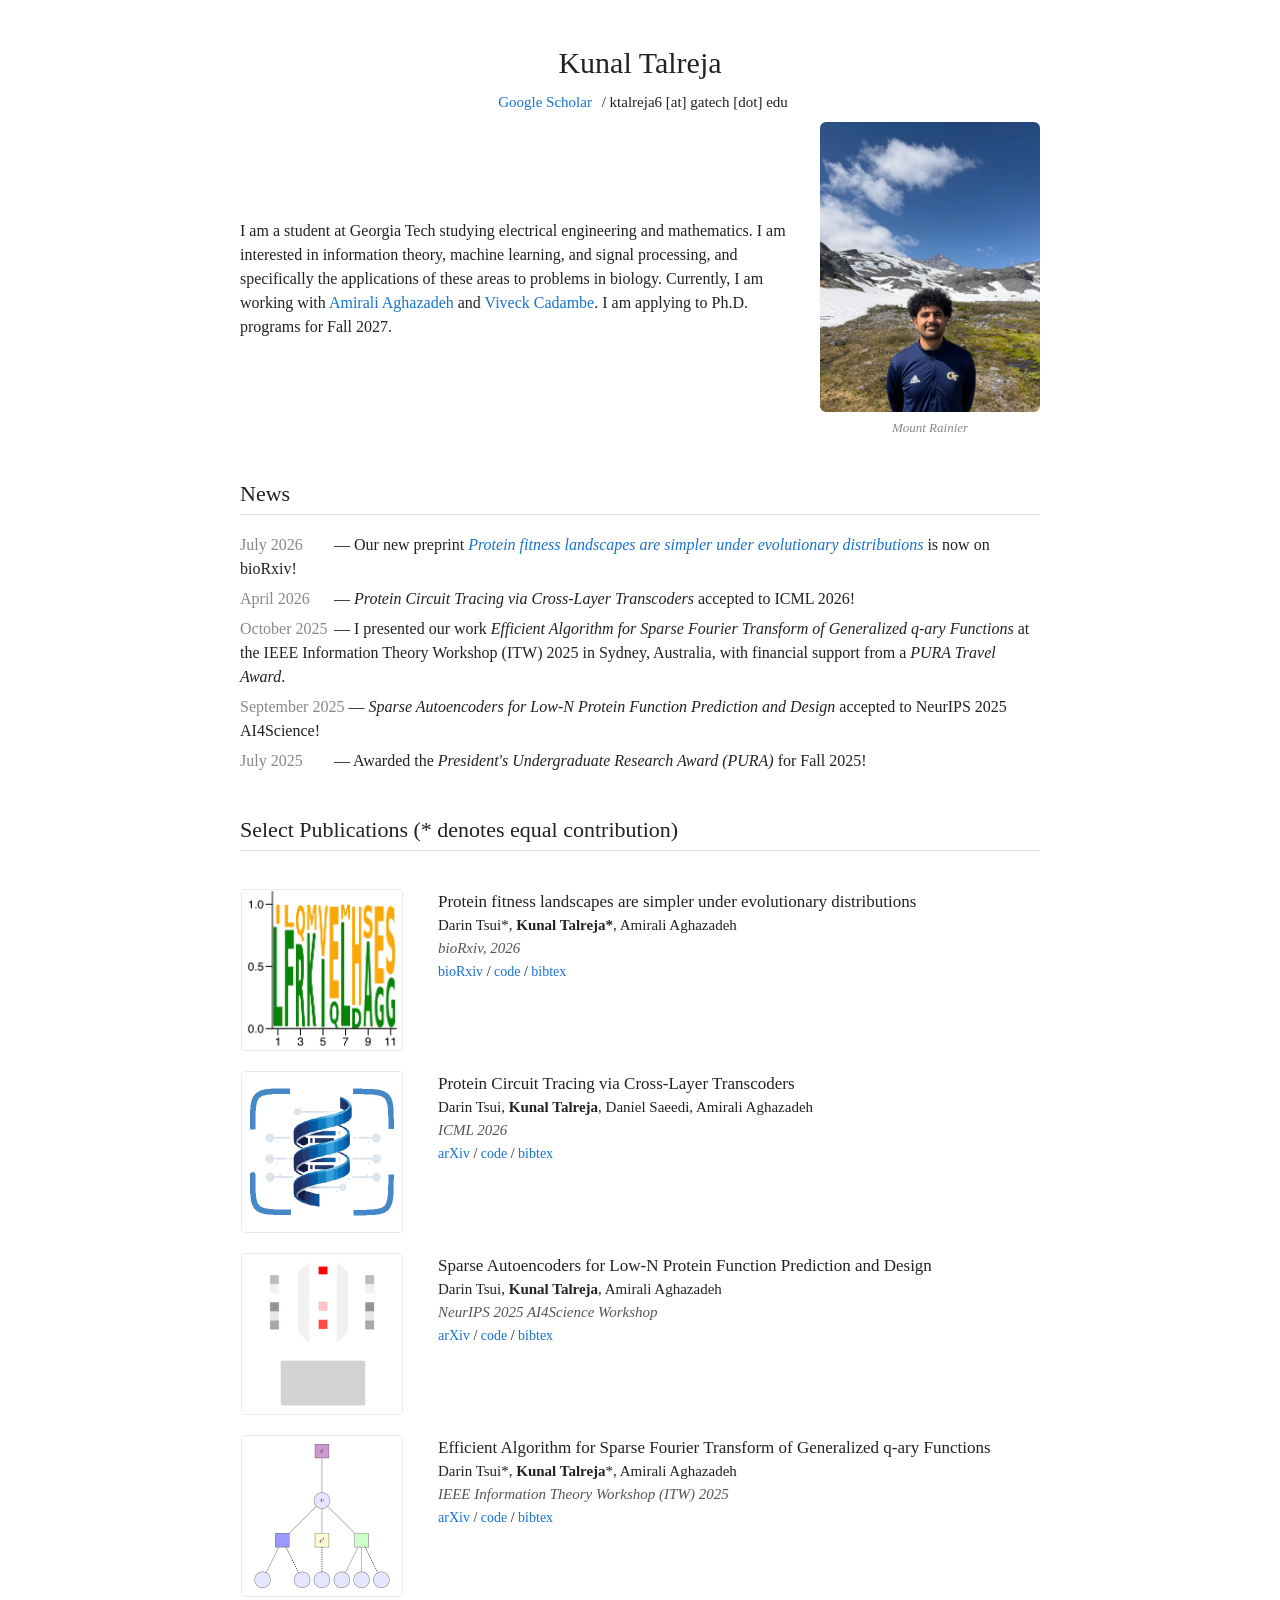
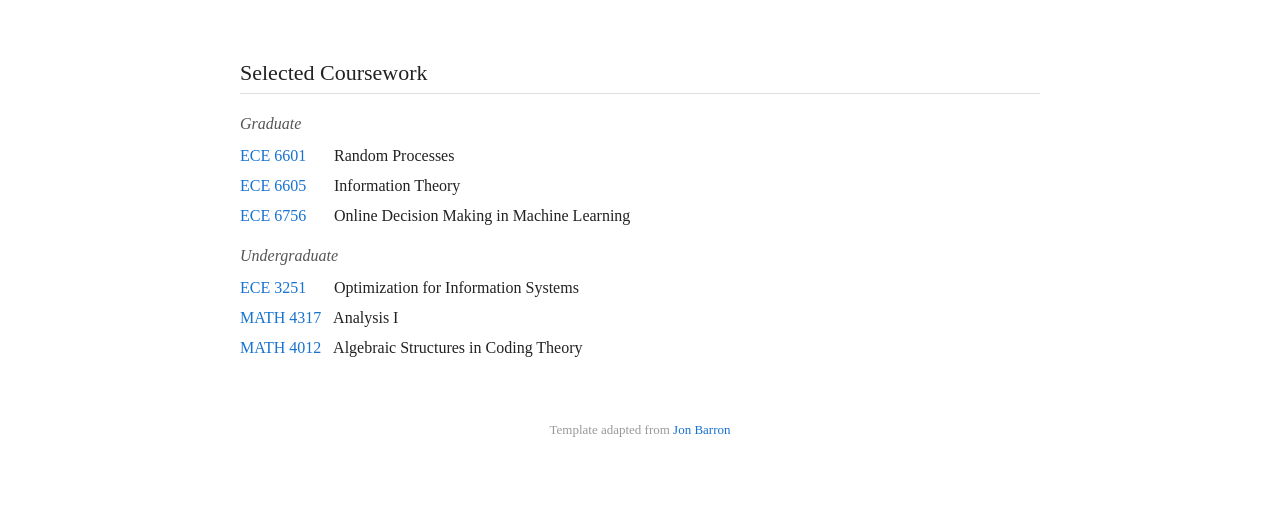
<file: index.html>
<!DOCTYPE html>
<html lang="en">
<head>
  <meta charset="UTF-8">
  <title>Kunal Talreja</title>
  <meta name="viewport" content="width=device-width, initial-scale=1">
  <link rel="icon" href="assets/favicon.png" type="image/png">
  <style>
    body {
      margin: 0 auto;
      max-width: 800px;
      padding: 40px 20px 80px;
      font-family: Georgia, "Times New Roman", serif;
      font-size: 16px;
      line-height: 1.5;
      color: #222;
      background: #fff;
    }
    a { color: #1772d0; text-decoration: none; }
    a:hover { color: #f09228; }

    .header { text-align: center; margin-bottom: 8px; }
    .header h1 { font-size: 30px; font-weight: normal; margin: 0 0 6px; }
    .header .links { font-size: 15px; }
    .header .links a { margin: 0 6px; }

    h2 {
      font-size: 22px;
      font-weight: normal;
      border-bottom: 1px solid #ddd;
      padding-bottom: 4px;
      margin-top: 40px;
    }

    #about {
      display: flex;
      align-items: center;
      gap: 28px;
      margin-bottom: 12px;
    }
    #about p { margin: 0; }
    .photo {
      flex-shrink: 0;
      width: 220px;
    }
    .photo img {
      width: 220px;
      border-radius: 6px;
      display: block;
    }
    .photo .caption {
      margin-top: 6px;
      font-size: 13px;
      font-style: italic;
      color: #888;
      text-align: center;
    }
    @media (max-width: 600px) {
      #about { flex-direction: column-reverse; text-align: center; gap: 18px; }
      .photo { width: 200px; }
      .photo img { width: 200px; }
    }

    #news ul { list-style: none; padding-left: 0; margin: 0; }
    #news li { margin-bottom: 6px; }
    #news .date { color: #888; display: inline-block; min-width: 90px; }

    #coursework h3 {
      font-size: 16px;
      font-weight: normal;
      font-style: italic;
      color: #555;
      margin: 16px 0 8px;
    }
    #coursework ul { list-style: none; padding-left: 0; margin: 0; }
    #coursework li { margin-bottom: 6px; }
    #coursework .code { display: inline-block; min-width: 90px; }

    .pub { width: 100%; border-collapse: separate; border-spacing: 0 18px; }
    .pub td { vertical-align: top; }
    .pub .thumb {
      width: 178px; padding-right: 18px;
    }
    .pub .thumb img {
      width: 160px; height: 160px; object-fit: contain;
      background: #fff; border: 1px solid #eaeaea;
      border-radius: 4px; display: block;
    }
    .thumb-placeholder {
      width: 160px; height: 160px; background: #ececec;
      border-radius: 4px; display: flex; align-items: center;
      justify-content: center; color: #aaa; font-size: 12px;
    }
    .pub .title { font-size: 17px; }
    .pub .title a { color: #1772d0; }
    .pub .title a:hover { color: #f09228; }
    .pub .authors { font-size: 15px; }
    .pub .authors .me { font-weight: bold; }
    .pub .venue { font-size: 15px; font-style: italic; color: #555; }
    .pub .pub-links { font-size: 14px; margin-top: 2px; }

    .bib-toggle { color: #1772d0; cursor: pointer; }
    .bib-toggle:hover { color: #f09228; }
    .bib-toggle:focus { outline: 1px dotted #1772d0; }
    .bibtex {
      display: none;
      position: relative;
      margin-top: 8px;
      background: #f6f6f6;
      border: 1px solid #e2e2e2;
      border-radius: 4px;
      padding: 10px 12px;
    }
    .bibtex.open { display: block; }
    .bibtex pre {
      margin: 0;
      padding-right: 56px;
      font-family: "SF Mono", Menlo, Consolas, "Courier New", monospace;
      font-size: 12px;
      line-height: 1.4;
      white-space: pre-wrap;
      word-break: break-word;
      color: #333;
    }
    .bibtex .copy-btn {
      position: absolute;
      top: 8px;
      right: 8px;
      font-family: Georgia, serif;
      font-size: 12px;
      padding: 2px 8px;
      border: 1px solid #ccc;
      border-radius: 4px;
      background: #fff;
      color: #555;
      cursor: pointer;
    }
    .bibtex .copy-btn:hover { color: #f09228; border-color: #f09228; }

    footer { text-align: center; color: #999; font-size: 13px; margin-top: 60px; }
  </style>
</head>
<body>

  <header class="header">
    <h1>Kunal Talreja</h1>
    <div class="links">
      <a href="https://scholar.google.com/citations?user=B_X9xMAAAAAJ&hl=en" target="_blank">Google Scholar</a> /
      <span class="contact">ktalreja6 [at] gatech [dot] edu</span>
    </div>
  </header>

  <section id="about">
    <p>I am a student at Georgia Tech studying electrical engineering and mathematics. I am interested in information theory, machine learning, and signal processing, and specifically the applications of these areas to problems in biology. Currently, I am working with <a href="https://amirmohan.github.io/" target="_blank">Amirali Aghazadeh</a> and <a href="https://sites.google.com/view/viveck-cadambe/home" target="_blank">Viveck Cadambe</a>. I am applying to Ph.D. programs for Fall 2027.</p>
    <div class="photo">
      <img src="assets/me.jpg" alt="Kunal Talreja">
      <div class="caption">Mount Rainier</div>
    </div>
  </section>

  <section id="news">
    <h2>News</h2>
    <ul>
      <li><span class="date">July 2026</span> &mdash; Our new preprint <a href="https://www.biorxiv.org/content/10.64898/2026.07.08.737351v1" target="_blank"><em>Protein fitness landscapes are simpler under evolutionary distributions</em></a> is now on bioRxiv!</li>
      <li><span class="date">April 2026</span> &mdash; <em>Protein Circuit Tracing via Cross-Layer Transcoders</em> accepted to ICML 2026!</li>
      <li><span class="date">October 2025</span> &mdash; I presented our work <em>Efficient Algorithm for Sparse Fourier Transform of Generalized q-ary Functions</em> at the IEEE Information Theory Workshop (ITW) 2025 in Sydney, Australia, with financial support from a <em> PURA Travel Award</em>.</li>
      <li><span class="date">September 2025</span> &mdash; <em>Sparse Autoencoders for Low-N Protein Function Prediction and Design</em> accepted to NeurIPS 2025 AI4Science!</li>
      <li><span class="date">July 2025</span> &mdash; Awarded the <em>President's Undergraduate Research Award (PURA)</em> for Fall 2025!</li>
    </ul>
  </section>

  <section id="publications">
    <h2>Select Publications (* denotes equal contribution)</h2>
    <table class="pub">

      <tr>
        <td class="thumb">
          <img src="assets/protein-landscapes.png" alt="Protein fitness landscapes thumbnail">
        </td>
        <td>
          <div class="title">Protein fitness landscapes are simpler under evolutionary distributions</div>
          <div class="authors">
            Darin Tsui*, <span class="me">Kunal Talreja*</span>, Amirali Aghazadeh
          </div>
          <div class="venue">bioRxiv, 2026</div>
          <div class="pub-links">
            <a href="https://www.biorxiv.org/content/10.64898/2026.07.08.737351v1" target="_blank">bioRxiv</a> /
            <a href="https://github.com/amirgroup-codes/eWHT_expts" target="_blank">code</a> /
            <span class="bib-toggle" onclick="toggleBib('bib-ewht')">bibtex</span>
          </div>
          <div class="bibtex" id="bib-ewht">
            <button class="copy-btn" onclick="copyBib('bib-ewht', this)">copy</button>
            <pre>@article {Tsui2026.07.08.737351,
      author = {Tsui, Darin and Talreja, Kunal and Aghazadeh, Amirali},
      title = {Protein fitness landscapes are simpler under evolutionary distributions},
      elocation-id = {2026.07.08.737351},
      year = {2026},
      doi = {10.64898/2026.07.08.737351},
      publisher = {Cold Spring Harbor Laboratory},
      abstract = {Understanding how mutations combine to shape protein fitness remains a central challenge in biology, driven in part by the prevalence of high-order epistasis. Existing analyses of epistasis, however, implicitly define epistatic interactions under a uniform probability measure over sequence space, even though evolution constrains natural proteins to a highly structured, non-uniform distribution of sequences. Here, we show that the apparent complexity of protein epistasis depends fundamentally on the underlying evolutionary distribution of sequences. We develop an evolution-aware spectral framework that incorporates the evolutionary distribution of amino acids at each sequence position, inducing an orthogonal decomposition under the evolutionary measure while preserving efficient spectral algorithms for scalable analysis. Across diverse protein fitness landscapes, this framework consistently produces more compact spectral representations, explaining more phenotypic variation with fewer epistatic interactions while substantially reducing apparent high-order epistasis. It also enables more accurate recovery of fitness landscapes from limited experimental measurements and concentrates the remaining higher-order interactions into localized, structurally interpretable motifs. These results suggest that a substantial fraction of apparent high-order epistasis arises from defining epistatic interactions under a uniform measure over sequence space and can be resolved by aligning spectral analysis with evolutionary constraints.Competing Interest StatementThe authors have declared no competing interest.},
      URL = {https://www.biorxiv.org/content/early/2026/07/10/2026.07.08.737351},
      eprint = {https://www.biorxiv.org/content/early/2026/07/10/2026.07.08.737351.full.pdf},
      journal = {bioRxiv}
}</pre>
          </div>
        </td>
      </tr>

      <tr>
        <td class="thumb">
          <img src="assets/protomech.png" alt="Protein Circuit Tracing thumbnail">
        </td>
        <td>
          <div class="title">Protein Circuit Tracing via Cross-Layer Transcoders</div>
          <div class="authors">
            Darin Tsui, <span class="me">Kunal Talreja</span>, Daniel Saeedi, Amirali Aghazadeh
          </div>
          <div class="venue">ICML 2026</div>
          <div class="pub-links">
            <a href="https://arxiv.org/abs/2602.12026" target="_blank">arXiv</a> /
            <a href="https://github.com/amirgroup-codes/ProtoMech" target="_blank">code</a> /
            <span class="bib-toggle" onclick="toggleBib('bib-clt')">bibtex</span>
          </div>
          <div class="bibtex" id="bib-clt">
            <button class="copy-btn" onclick="copyBib('bib-clt', this)">copy</button>
            <pre>@misc{tsui2026proteincircuittracingcrosslayer,
      title={Protein Circuit Tracing via Cross-layer Transcoders}, 
      author={Darin Tsui and Kunal Talreja and Daniel Saeedi and Amirali Aghazadeh},
      year={2026},
      eprint={2602.12026},
      archivePrefix={arXiv},
      primaryClass={cs.LG},
      url={https://arxiv.org/abs/2602.12026}, 
}</pre>
          </div>
        </td>
      </tr>

            <tr>
        <td class="thumb">
          <img src="assets/sae.png" alt="Sparse Autoencoders thumbnail">
        </td>
        <td>
          <div class="title">Sparse Autoencoders for Low-N Protein Function Prediction and Design</div>
          <div class="authors">
            Darin Tsui, <span class="me">Kunal Talreja</span>, Amirali Aghazadeh
          </div>
          <div class="venue">NeurIPS 2025 AI4Science Workshop</div>
          <div class="pub-links">
            <a href="https://arxiv.org/abs/2508.18567" target="_blank">arXiv</a> /
            <a href="https://github.com/amirgroup-codes/LowNSAE" target="_blank">code</a> /
            <span class="bib-toggle" onclick="toggleBib('bib-sae')">bibtex</span>
          </div>
          <div class="bibtex" id="bib-sae">
            <button class="copy-btn" onclick="copyBib('bib-sae', this)">copy</button>
            <pre>@misc{tsui2025sparseautoencoderslownprotein,
      title={Sparse Autoencoders for Low-$N$ Protein Function Prediction and Design}, 
      author={Darin Tsui and Kunal Talreja and Amirali Aghazadeh},
      year={2025},
      eprint={2508.18567},
      archivePrefix={arXiv},
      primaryClass={cs.LG},
      url={https://arxiv.org/abs/2508.18567}, 
}</pre>
          </div>
        </td>
      </tr>

      <tr>
        <td class="thumb">
          <img src="assets/fourier.png" alt="Sparse Fourier Transform thumbnail">
        </td>
        <td>
          <div class="title">Efficient Algorithm for Sparse Fourier Transform of Generalized q-ary Functions</div>
          <div class="authors">
            Darin Tsui*, <span class="me">Kunal Talreja</span>*, Amirali Aghazadeh
          </div>
          <div class="venue">IEEE Information Theory Workshop (ITW) 2025</div>
          <div class="pub-links">
            <a href="https://arxiv.org/abs/2501.12365" target="_blank">arXiv</a> /
            <a href="https://github.com/amirgroup-codes/GFast" target="_blank">code</a> /
            <span class="bib-toggle" onclick="toggleBib('bib-fourier')">bibtex</span>
          </div>
          <div class="bibtex" id="bib-fourier">
            <button class="copy-btn" onclick="copyBib('bib-fourier', this)">copy</button>
            <pre>@misc{tsui2025efficientalgorithmsparsefourier,
      title={Efficient Algorithm for Sparse Fourier Transform of Generalized $q$-ary Functions}, 
      author={Darin Tsui and Kunal Talreja and Amirali Aghazadeh},
      year={2025},
      eprint={2501.12365},
      archivePrefix={arXiv},
      primaryClass={cs.CC},
      url={https://arxiv.org/abs/2501.12365}, 
}</pre>
          </div>
        </td>
      </tr>

    </table>
  </section>

  <section id="coursework">
    <h2>Selected Coursework</h2>

    <h3>Graduate</h3>
    <ul>
      <li><span class="code"><a href="https://ece.gatech.edu/courses/ece6601" target="_blank">ECE 6601</a></span> Random Processes</li>
      <li><span class="code"><a href="https://ece.gatech.edu/courses/ece6605" target="_blank">ECE 6605</a></span> Information Theory</li>
      <li><span class="code"><a href="https://vmuthukumar.ece.gatech.edu/teaching-advising/ece-8803-online-decision-making-in-machine-learning-spring-2025/" target="_blank">ECE 6756</a></span> Online Decision Making in Machine Learning</li>
    </ul>

    <h3>Undergraduate</h3>
    <ul>
      <li><span class="code"><a href="https://ece.gatech.edu/courses/ece3251" target="_blank">ECE 3251</a></span> Optimization for Information Systems</li>
      <li><span class="code"><a href="https://math.gatech.edu/courses/math/4317" target="_blank">MATH 4317</a></span> Analysis I</li>
      <li><span class="code"><a href="https://math.gatech.edu/courses/math/4012" target="_blank">MATH 4012</a></span> Algebraic Structures in Coding Theory</li>
    </ul>
  </section>

  <footer>
    <p>Template adapted from <a href="https://jonbarron.info/" target="_blank">Jon Barron</a></p>
  </footer>

  <script>
    function toggleBib(id) {
      document.getElementById(id).classList.toggle('open');
    }
    function copyBib(id, btn) {
      var text = document.getElementById(id).querySelector('pre').textContent;
      var done = function () {
        var label = btn.textContent;
        btn.textContent = 'copied!';
        setTimeout(function () { btn.textContent = label; }, 1500);
      };
      if (navigator.clipboard && navigator.clipboard.writeText) {
        navigator.clipboard.writeText(text).then(done, function () { fallbackCopy(text, done); });
      } else {
        fallbackCopy(text, done);
      }
    }
    function fallbackCopy(text, done) {
      var ta = document.createElement('textarea');
      ta.value = text;
      ta.style.position = 'fixed';
      ta.style.opacity = '0';
      document.body.appendChild(ta);
      ta.select();
      try { document.execCommand('copy'); done(); } catch (e) {}
      document.body.removeChild(ta);
    }
    document.querySelectorAll('.bib-toggle').forEach(function (el) {
      el.setAttribute('tabindex', '0');
      el.setAttribute('role', 'button');
      el.addEventListener('keydown', function (e) {
        if (e.key === 'Enter' || e.key === ' ') { e.preventDefault(); el.click(); }
      });
    });
  </script>

</body>
</html>
</file>
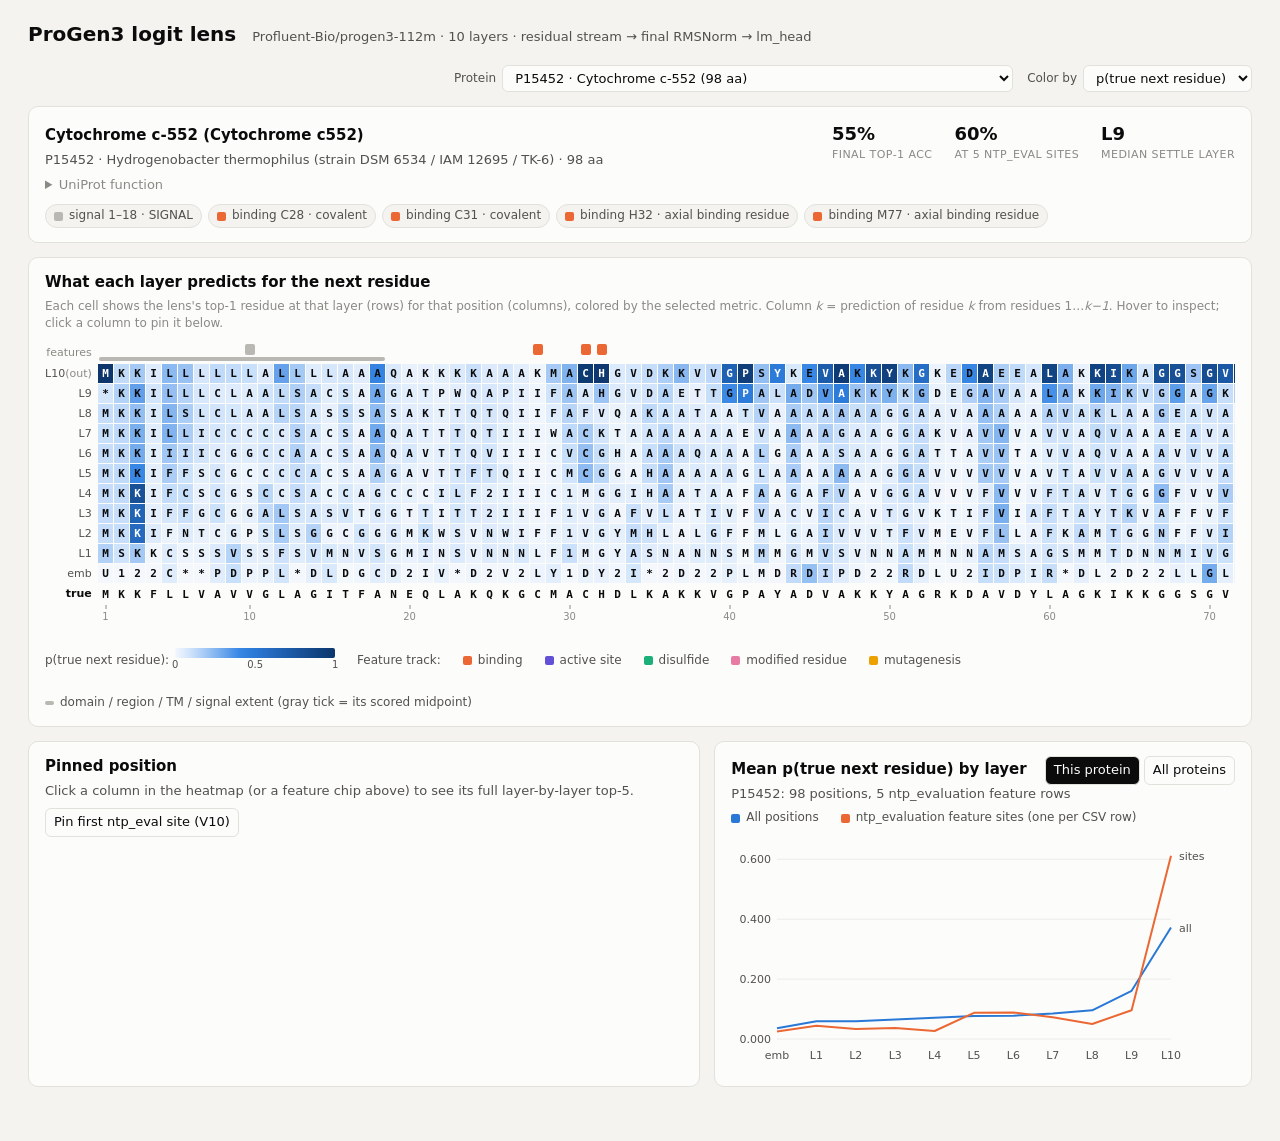
<file: logitlens.html>
<!DOCTYPE html>
<html lang="en">
<head>
<meta charset="utf-8">
<title>ProGen3 logit lens</title>
<meta name="viewport" content="width=device-width, initial-scale=1">
<style>
.viz-root {
  color-scheme: light;
  --surface-0: #f4f3f0;
  --surface-1: #fcfcfb;
  --border: #e2e1dc;
  --grid: #ecebe7;
  --text-primary: #0b0b0b;
  --text-secondary: #52514e;
  --text-muted: #8a8984;
  --series-1: #2a78d6;
  --series-2: #eb6834;
  --feat-binding: #eb6834;
  --feat-active: #6250d6;
  --feat-disulfide: #1baf7a;
  --feat-modified: #e87ba4;
  --feat-mutagenesis: #eda100;
  --feat-span: #b9b8b2;
  --pin: #0b0b0b;
}
@media (prefers-color-scheme: dark) {
  :root:where(:not([data-theme="light"])) .viz-root {
    color-scheme: dark;
    --surface-0: #111110;
    --surface-1: #1a1a19;
    --border: #2e2e2c;
    --grid: #262624;
    --text-primary: #f0efec;
    --text-secondary: #c3c2b7;
    --text-muted: #8a8984;
    --series-1: #3987e5;
    --series-2: #d95926;
    --feat-binding: #d95926;
    --feat-active: #9085e9;
    --feat-disulfide: #199e70;
    --feat-modified: #d55181;
    --feat-mutagenesis: #c98500;
    --feat-span: #55544f;
    --pin: #f0efec;
  }
}
* { box-sizing: border-box; }
body { margin: 0; }
.viz-root {
  background: var(--surface-0); color: var(--text-primary);
  font: 14px/1.45 system-ui, -apple-system, "Segoe UI", sans-serif;
  min-height: 100vh; padding: 20px 28px 40px;
}
h1 { font-size: 20px; margin: 0; font-weight: 650; }
h2 { font-size: 15px; margin: 0 0 4px; font-weight: 600; }
.sub { color: var(--text-secondary); font-size: 13px; }
.muted { color: var(--text-muted); }
header { display: flex; align-items: baseline; gap: 16px; flex-wrap: wrap; margin-bottom: 14px; }
.controls { display: flex; gap: 14px; flex-wrap: wrap; align-items: center; margin-left: auto; }
label.ctl { font-size: 12px; color: var(--text-secondary); display: flex; gap: 6px; align-items: center; }
select, button {
  font: inherit; font-size: 13px; color: var(--text-primary); background: var(--surface-1);
  border: 1px solid var(--border); border-radius: 6px; padding: 4px 8px;
}
button { cursor: pointer; }
button.on { background: var(--text-primary); color: var(--surface-1); }
.card { background: var(--surface-1); border: 1px solid var(--border); border-radius: 10px; padding: 14px 16px; margin-bottom: 14px; }
.protein-head { display: flex; gap: 24px; flex-wrap: wrap; align-items: baseline; }
.stats { display: flex; gap: 22px; margin-left: auto; }
.stat .v { font-size: 18px; font-weight: 600; font-variant-numeric: tabular-nums; }
.stat .k { font-size: 11px; color: var(--text-muted); text-transform: uppercase; letter-spacing: .04em; }
details { margin-top: 6px; font-size: 13px; color: var(--text-secondary); }
summary { cursor: pointer; color: var(--text-muted); }
.chips { display: flex; flex-wrap: wrap; gap: 6px; margin-top: 10px; }
.chip {
  display: inline-flex; gap: 6px; align-items: center; font-size: 12px; padding: 2px 8px;
  border: 1px solid var(--border); border-radius: 999px; cursor: pointer; background: var(--surface-0);
  color: var(--text-secondary);
}
.chip:hover { border-color: var(--text-muted); }
.sw { width: 9px; height: 9px; border-radius: 2px; display: inline-block; flex: none; }
.heat-wrap { display: flex; }
.heat-labels { flex: none; font-size: 11px; color: var(--text-secondary); text-align: right; padding-right: 6px; font-variant-numeric: tabular-nums; }
.heat-labels div { display: flex; align-items: center; justify-content: flex-end; }
.heat-scroll { overflow-x: auto; flex: 1; position: relative; }
canvas { display: block; }
.legend-row { display: flex; gap: 22px; align-items: center; flex-wrap: wrap; margin-top: 10px; font-size: 12px; color: var(--text-secondary); }
.ramp { display: flex; align-items: center; gap: 6px; }
.ramp-bar { width: 160px; height: 10px; border-radius: 2px; }
.grid2 { display: grid; grid-template-columns: minmax(0, 1.25fr) minmax(0, 1fr); gap: 14px; }
@media (max-width: 1100px) { .grid2 { grid-template-columns: 1fr; } }
table.col { border-collapse: separate; border-spacing: 2px; font-size: 12px; font-variant-numeric: tabular-nums; width: 100%; }
table.col th { font-weight: 500; color: var(--text-muted); text-align: left; padding: 0 4px; }
table.col td { padding: 2px 5px; border-radius: 3px; white-space: nowrap; }
table.col td.lay { color: var(--text-secondary); text-align: right; width: 36px; }
table.col td.tok { min-width: 64px; }
table.col td.hit { outline: 2px solid var(--series-2); outline-offset: -2px; }
.ctx { font-family: ui-monospace, Menlo, monospace; letter-spacing: .08em; }
.ctx b { color: var(--series-2); }
#tip {
  position: fixed; pointer-events: none; z-index: 10; display: none; min-width: 200px; max-width: 320px;
  background: var(--surface-1); border: 1px solid var(--border); border-radius: 8px; padding: 9px 11px;
  font-size: 12px; box-shadow: 0 4px 16px rgba(0,0,0,.14);
}
#tip .bars div { display: grid; grid-template-columns: 16px 1fr 44px; gap: 6px; align-items: center; }
#tip .bar { height: 8px; border-radius: 0 4px 4px 0; background: var(--series-1); }
#tip .bar.hit { background: var(--series-2); }
.mono { font-family: ui-monospace, Menlo, monospace; }
svg text { fill: var(--text-secondary); font-size: 11px; }
.hint { font-size: 12px; color: var(--text-muted); }
</style>
</head>
<body>
<div class="viz-root">
  <header>
    <h1>ProGen3 logit lens</h1>
    <span class="sub" id="model-name"></span>
    <div class="controls">
      <label class="ctl">Protein <select id="sel-protein"></select></label>
      <label class="ctl">Color by
        <select id="sel-metric">
          <option value="p_true">p(true next residue)</option>
          <option value="conf">top-1 probability</option>
          <option value="rank">rank of true residue</option>
          <option value="kl">KL(final ‖ layer)</option>
        </select>
      </label>
    </div>
  </header>

  <div class="card">
    <div class="protein-head">
      <div>
        <h2 id="p-name"></h2>
        <div class="sub" id="p-meta"></div>
      </div>
      <div class="stats" id="p-stats"></div>
    </div>
    <details><summary>UniProt function</summary><div id="p-func"></div></details>
    <div class="chips" id="p-feats"></div>
  </div>

  <div class="card">
    <h2>What each layer predicts for the next residue</h2>
    <div class="hint">Each cell shows the lens's top-1 residue at that layer (rows) for that position (columns), colored by the selected metric. Column <i>k</i> = prediction of residue <i>k</i> from residues 1…<i>k−1</i>. Hover to inspect; click a column to pin it below.</div>
    <div class="heat-wrap" style="margin-top:10px">
      <div class="heat-labels" id="heat-labels"></div>
      <div class="heat-scroll" id="heat-scroll"><canvas id="heat"></canvas></div>
    </div>
    <div class="legend-row" id="legend"></div>
  </div>

  <div class="grid2">
    <div class="card">
      <h2 id="col-title">Pinned position</h2>
      <div class="sub" id="col-sub"></div>
      <div id="col-body" style="margin-top:8px"></div>
    </div>
    <div class="card">
      <div style="display:flex; align-items:baseline; gap:10px; flex-wrap:wrap">
        <h2 id="sum-title">By layer</h2>
        <div style="margin-left:auto; display:flex; gap:4px">
          <button id="scope-one" class="on">This protein</button>
          <button id="scope-all">All proteins</button>
        </div>
      </div>
      <div class="sub" id="sum-sub"></div>
      <div class="legend-row" style="margin:6px 0 0">
        <span class="ramp"><span class="sw" style="background:var(--series-1)"></span>All positions</span>
        <span class="ramp"><span class="sw" style="background:var(--series-2)"></span>ntp_evaluation feature sites (one per CSV row)</span>
      </div>
      <div id="sum-chart" style="position:relative"></div>
    </div>
  </div>
  <div id="tip"></div>
</div>

<script src="data.js"></script>
<script>
const D = window.LENS_DATA;
const NL = D.layers.length;
const CW = 16, CH = 20, TRACK = 22, AXIS = 34;
const $ = id => document.getElementById(id);
const css = v => getComputedStyle(document.querySelector('.viz-root')).getPropertyValue(v).trim();

// Sequential blue ramp (100 -> 700). Dark mode runs it from the surface end upward.
const RAMP = ['#f4f8fd', '#cde2fb', '#9ec5f4', '#6da7ec', '#3987e5', '#2a78d6', '#256abf', '#1c5cab', '#184f95', '#104281', '#0d366b'];
const RAMP_DARK = ['#1d2430', '#16263d', '#104281', '#184f95', '#1c5cab', '#256abf', '#2a78d6', '#3987e5', '#5598e7', '#86b6ef', '#b7d3f6'];
const isDark = () => matchMedia('(prefers-color-scheme: dark)').matches;
function hex2rgb(h) { return [1, 3, 5].map(i => parseInt(h.slice(i, i + 2), 16)); }
function rampColor(t) {
  const R = isDark() ? RAMP_DARK : RAMP;
  t = Math.max(0, Math.min(1, t)) * (R.length - 1);
  const i = Math.min(Math.floor(t), R.length - 2), f = t - i;
  const a = hex2rgb(R[i]), b = hex2rgb(R[i + 1]);
  return `rgb(${a.map((v, j) => Math.round(v + (b[j] - v) * f)).join(',')})`;
}
function inkOn(t) { return isDark() ? (t > 0.7 ? '#0b0b0b' : '#f0efec') : (t > 0.45 ? '#ffffff' : '#0b0b0b'); }

const METRICS = {
  p_true: { label: 'p(true next residue)', val: (p, l, k) => p.p_true[l][k], t: v => v, ticks: [[0, '0'], [0.5, '0.5'], [1, '1']],
            sum: 'Mean p(true next residue)', agg: v => v, fmt: v => v.toFixed(3) },
  conf:   { label: 'top-1 probability', val: (p, l, k) => p.top_p[l][k][0], t: v => v, ticks: [[0, '0'], [0.5, '0.5'], [1, '1']],
            sum: 'Mean top-1 probability (confidence)', agg: v => v, fmt: v => v.toFixed(3) },
  rank:   { label: 'rank of true residue (log scale)', val: (p, l, k) => p.rank_true[l][k], t: v => 1 - Math.log(v) / Math.log(20),
            ticks: [[0, '20+'], [1 - Math.log(5) / Math.log(20), '5'], [1 - Math.log(2) / Math.log(20), '2'], [1, '1']],
            sum: 'Top-1 accuracy (true residue ranked first)', agg: v => +(v === 1), fmt: v => (100 * v).toFixed(1) + '%' },
  kl:     { label: 'KL(final ‖ layer), nats', val: (p, l, k) => p.kl[l][k], t: v => v / 4, ticks: [[0, '0'], [0.5, '2'], [1, '4+']],
            sum: 'Mean KL(final ‖ layer), nats', agg: v => v, fmt: v => v.toFixed(2) },
};

const FEAT_COLOR = { binding: '--feat-binding', active_site: '--feat-active', disulfide: '--feat-disulfide',
                     modified_residue: '--feat-modified', mutagenesis: '--feat-mutagenesis' };
const featVar = f => FEAT_COLOR[f.type] || '--feat-span';
const isSpanType = f => !(f.type in FEAT_COLOR);

// Positions scored by ntp_evaluation/evaluate_clt.py: one per CSV row (feature_position),
// all feature types, duplicates kept so averages weight rows exactly as the eval does.
function sitePositions(p) {
  return p.features.map(f => f.pos).filter(i => i >= 1 && i <= p.seq.length).sort((a, b) => a - b);
}
const isScored = (p, pos) => p.features.some(f => f.pos === pos);
function featuresAt(p, pos) {
  return p.features.filter(f => f.type === 'disulfide' ? (pos === f.start || pos === f.end) : (pos >= f.start && pos <= f.end));
}

let P = D.proteins[0], metric = 'p_true', pinned = null, scopeAll = false, hover = null;

// ---------- header / protein card ----------
$('model-name').textContent = `${D.model} · ${NL - 1} layers · residual stream → final RMSNorm → lm_head`;
D.proteins.forEach((p, i) => {
  const o = document.createElement('option');
  o.value = i; o.textContent = `${p.entry} · ${p.name.split(' (')[0]} (${p.seq.length} aa)`;
  $('sel-protein').appendChild(o);
});
$('sel-protein').onchange = e => { P = D.proteins[+e.target.value]; pinned = null; renderAll(); };
$('sel-metric').onchange = e => { metric = e.target.value; renderHeat(); renderLegend(); renderSummary(); renderColumn(); };
$('scope-one').onclick = () => { scopeAll = false; $('scope-one').classList.add('on'); $('scope-all').classList.remove('on'); renderSummary(); };
$('scope-all').onclick = () => { scopeAll = true; $('scope-all').classList.add('on'); $('scope-one').classList.remove('on'); renderSummary(); };

function renderCard() {
  $('p-name').textContent = P.name;
  $('p-meta').textContent = `${P.entry} · ${P.organism} · ${P.seq.length} aa`;
  $('p-func').textContent = P.function.replace(/^FUNCTION:\s*/, '') || '—';
  const L = P.seq.length, last = NL - 1;
  const acc = P.rank_true[last].filter(r => r === 1).length / L;
  const sites = sitePositions(P);
  const siteAcc = sites.length ? sites.filter(i => P.rank_true[last][i - 1] === 1).length / sites.length : NaN;
  // First layer from which the lens's top-1 matches the final top-1 and stays matched.
  const settle = []; for (let k = 0; k < L; k++) {
    let l = last; while (l > 0 && P.top_i[l - 1][k][0] === P.top_i[last][k][0]) l--; settle.push(l);
  }
  const medSettle = settle.slice().sort((a, b) => a - b)[Math.floor(L / 2)];
  $('p-stats').innerHTML = [
    [(100 * acc).toFixed(0) + '%', 'final top-1 acc'],
    [isNaN(siteAcc) ? '—' : (100 * siteAcc).toFixed(0) + '%', `at ${sites.length} ntp_eval sites`],
    [D.layers[medSettle], 'median settle layer'],
  ].map(([v, k]) => `<div class="stat"><div class="v">${v}</div><div class="k">${k}</div></div>`).join('');
  const chips = $('p-feats'); chips.innerHTML = '';
  P.features.slice().sort((a, b) => a.start - b.start).forEach(f => {
    const c = document.createElement('span'); c.className = 'chip';
    const where = f.start === f.end ? `${f.aa}${f.pos}` : `${f.start}–${f.end}`;
    c.innerHTML = `<span class="sw" style="background:var(${featVar(f)})"></span>${f.type.replace('_', ' ')} ${where}${f.desc ? ' · ' + f.desc.slice(0, 40) : ''}`;
    c.onclick = () => { pin(f.pos - 1); scrollToCol(f.pos - 1); };
    chips.appendChild(c);
  });
}

// ---------- heatmap ----------
const canvas = $('heat'), ctx = canvas.getContext('2d');
function geom() { return { W: P.seq.length * CW, H: TRACK + NL * CH + CH + AXIS }; }
const rowY = l => TRACK + (NL - 1 - l) * CH;   // final layer on top

function renderLabels() {
  const lab = $('heat-labels'); lab.innerHTML = '';
  const add = (txt, h, extra = '') => { const d = document.createElement('div'); d.style.height = h + 'px'; d.innerHTML = txt; d.style.cssText += extra; lab.appendChild(d); };
  add('features', TRACK, 'color:var(--text-muted)');
  for (let l = NL - 1; l >= 0; l--) add(D.layers[l] + (l === NL - 1 ? ' <span class="muted">(out)</span>' : ''), CH);
  add('true', CH, 'color:var(--text-primary);font-weight:600');
  add('', AXIS);
}

function renderHeat() {
  const { W, H } = geom(), dpr = devicePixelRatio || 1;
  canvas.width = W * dpr; canvas.height = H * dpr; canvas.style.width = W + 'px'; canvas.style.height = H + 'px';
  ctx.setTransform(dpr, 0, 0, dpr, 0, 0);
  ctx.clearRect(0, 0, W, H);
  const M = METRICS[metric], L = P.seq.length;

  // feature track: span extents as thin gray bars (context only); one tick per scored
  // ntp_eval position (feature_position), colored by feature type
  for (const f of P.features.filter(isSpanType)) {
    ctx.fillStyle = css('--feat-span');
    ctx.beginPath(); ctx.roundRect((f.start - 1) * CW + 1, 15, (f.end - f.start + 1) * CW - 2, 4, 2); ctx.fill();
  }
  for (const f of P.features.slice().sort((a, b) => isSpanType(b) - isSpanType(a))) {
    ctx.fillStyle = css(featVar(f));
    ctx.beginPath(); ctx.roundRect((f.pos - 1) * CW + 3, 2, CW - 6, 11, 2); ctx.fill();
  }

  ctx.textAlign = 'center'; ctx.textBaseline = 'middle';
  ctx.font = '600 11px ui-monospace, Menlo, monospace';
  for (let l = 0; l < NL; l++) {
    const y = rowY(l);
    for (let k = 0; k < L; k++) {
      const t = Math.max(0, Math.min(1, M.t(M.val(P, l, k))));
      ctx.fillStyle = rampColor(t);
      ctx.fillRect(k * CW, y, CW - 1, CH - 1);
      ctx.fillStyle = inkOn(t);
      ctx.fillText(D.vocab[P.top_i[l][k][0]], k * CW + (CW - 1) / 2, y + CH / 2);
    }
  }
  // true residue row + position axis
  const yT = TRACK + NL * CH;
  ctx.fillStyle = css('--text-primary');
  for (let k = 0; k < L; k++) ctx.fillText(P.seq[k], k * CW + (CW - 1) / 2, yT + CH / 2 + 1);
  ctx.font = '10px system-ui, sans-serif'; ctx.fillStyle = css('--text-muted');
  for (let k = 0; k < L; k++) if ((k + 1) % 10 === 0 || k === 0) {
    ctx.fillRect(k * CW + (CW - 1) / 2, yT + CH + 1, 1, 4);
    ctx.fillText(String(k + 1), k * CW + (CW - 1) / 2, yT + CH + 13);
  }
  // pinned / hovered column outlines
  for (const [k, w] of [[pinned, 2], [hover && hover.k, 1]]) {
    if (k == null) continue;
    ctx.strokeStyle = css('--pin'); ctx.lineWidth = w;
    ctx.strokeRect(k * CW - 0.5 + w / 2, TRACK - 1, CW - w + 0.5, NL * CH + CH + 1);
  }
}
const range = (a, b) => Array.from({ length: b - a + 1 }, (_, i) => a + i);

function scrollToCol(k) {
  const s = $('heat-scroll'); s.scrollTo({ left: Math.max(0, k * CW - s.clientWidth / 2), behavior: 'smooth' });
}

function renderLegend() {
  const M = METRICS[metric];
  const stops = range(0, 10).map(i => rampColor(i / 10)).join(',');
  const ticks = M.ticks.map(([t, s]) => `<span style="position:absolute;left:${t * 160}px;transform:translateX(-50%)">${s}</span>`).join('');
  const sw = Object.entries({ binding: 'binding', active_site: 'active site', disulfide: 'disulfide', modified_residue: 'modified residue', mutagenesis: 'mutagenesis' })
    .filter(([k]) => D.proteins.some(p => p.features.some(f => f.type === k)))
    .map(([k, s]) => `<span class="ramp"><span class="sw" style="background:var(${FEAT_COLOR[k]})"></span>${s}</span>`).join('');
  $('legend').innerHTML =
    `<span class="ramp">${M.label}: <span style="position:relative;display:inline-block">
       <span class="ramp-bar" style="display:block;background:linear-gradient(90deg,${stops})"></span>
       <span style="position:relative;display:block;height:14px;font-size:10px">${ticks}</span></span></span>
     <span class="ramp">Feature track:</span>${sw}
     <span class="ramp"><span class="sw" style="background:var(--feat-span);height:4px"></span>domain / region / TM / signal extent (gray tick = its scored midpoint)</span>`;
}

// hover + click
function cellAt(e) {
  const r = canvas.getBoundingClientRect();
  const x = e.clientX - r.left, y = e.clientY - r.top;
  const k = Math.floor(x / CW); if (k < 0 || k >= P.seq.length) return null;
  let l = null;
  if (y >= TRACK && y < TRACK + NL * CH) l = NL - 1 - Math.floor((y - TRACK) / CH);
  return { k, l, inTrack: y < TRACK };
}
canvas.addEventListener('mousemove', e => {
  const c = cellAt(e);
  const changed = (c && c.k) !== (hover && hover.k);
  hover = c; if (changed) renderHeat();
  if (!c) return hideTip();
  showTip(e, tipHTML(c));
});
canvas.addEventListener('mouseleave', () => { hover = null; hideTip(); renderHeat(); });
canvas.addEventListener('click', e => { const c = cellAt(e); if (c) pin(c.k); });

function context(k, n = 8) {
  const s = Math.max(0, k - n);
  return `<span class="ctx">${s > 0 ? '…' : ''}${P.seq.slice(s, k)}<b>${P.seq[k]}</b></span>`;
}
function featLine(k) {
  const fs = featuresAt(P, k + 1);
  const scored = isScored(P, k + 1) ? '<div style="margin-top:6px"><b>Scored in ntp_evaluation</b></div>' : '';
  return scored + (fs.length ? `<div style="margin-top:4px">${fs.map(f => `<div><span class="sw" style="background:var(${featVar(f)})"></span> ${f.type.replace('_', ' ')} ${f.start === f.end ? f.pos : f.start + '–' + f.end}${f.desc ? ': ' + f.desc : ''}${f.pos === k + 1 ? '' : ' <span class="muted">(not scored here)</span>'}</div>`).join('')}</div>` : '');
}
function tipHTML({ k, l, inTrack }) {
  const head = `<div><b>Position ${k + 1}</b> · true residue <b class="mono">${P.seq[k]}</b></div><div style="margin-top:2px">${context(k)}</div>`;
  if (l == null) return head + (featLine(k) || (inTrack ? '<div class="muted" style="margin-top:4px">no annotation</div>' : ''));
  const tp = P.top_p[l][k], ti = P.top_i[l][k], tgt = P.seq[k];
  const bars = ti.map((id, j) => `<div><span class="mono"><b>${D.vocab[id]}</b></span>
      <span class="bar${D.vocab[id] === tgt ? ' hit' : ''}" style="width:${Math.max(2, tp[j] * 100)}%"></span>
      <span style="text-align:right">${tp[j].toFixed(3)}</span></div>`).join('');
  return `${head}<div style="margin:6px 0 4px;color:var(--text-secondary)">Layer <b>${D.layers[l]}</b> lens, top 5</div>
    <div class="bars">${bars}</div>
    <div style="margin-top:6px;color:var(--text-secondary)">p(${tgt}) = <b>${P.p_true[l][k].toFixed(3)}</b> · rank ${P.rank_true[l][k]} · KL→final ${P.kl[l][k].toFixed(2)} · H ${P.entropy[l][k].toFixed(2)}</div>
    ${featLine(k)}`;
}
const tip = $('tip');
function showTip(e, html) {
  tip.innerHTML = html; tip.style.display = 'block';
  const w = tip.offsetWidth, h = tip.offsetHeight;
  let x = e.clientX + 14, y = e.clientY + 14;
  if (x + w > innerWidth - 8) x = e.clientX - w - 14;
  if (y + h > innerHeight - 8) y = e.clientY - h - 14;
  tip.style.left = x + 'px'; tip.style.top = y + 'px';
}
function hideTip() { tip.style.display = 'none'; }

// ---------- pinned column ----------
function pin(k) { pinned = k; renderHeat(); renderColumn(); }
function renderColumn() {
  if (pinned == null) {
    const s = sitePositions(P);
    $('col-title').textContent = 'Pinned position';
    $('col-sub').textContent = 'Click a column in the heatmap (or a feature chip above) to see its full layer-by-layer top-5.';
    $('col-body').innerHTML = s.length ? `<button id="pin-first">Pin first ntp_eval site (${P.seq[s[0] - 1]}${s[0]})</button>` : '';
    if (s.length) $('pin-first').onclick = () => { pin(s[0] - 1); scrollToCol(s[0] - 1); };
    return;
  }
  const k = pinned, tgt = P.seq[k];
  $('col-title').innerHTML = `Position ${k + 1}: predicting <span class="mono">${tgt}</span>`;
  $('col-sub').innerHTML = `Context ${context(k, 14)}${featLine(k)}`;
  let rows = '';
  for (let l = NL - 1; l >= 0; l--) {
    const cells = P.top_i[l][k].map((id, j) => {
      const p = P.top_p[l][k][j], t = p;
      return `<td class="tok${D.vocab[id] === tgt ? ' hit' : ''}" style="background:${rampColor(t)};color:${inkOn(t)}"><b class="mono">${D.vocab[id]}</b> ${p.toFixed(2)}</td>`;
    }).join('');
    rows += `<tr><td class="lay">${D.layers[l]}</td>${cells}<td>${P.p_true[l][k].toFixed(3)}</td><td>${P.rank_true[l][k]}</td></tr>`;
  }
  $('col-body').innerHTML = `<table class="col"><tr><th></th><th>top 1</th><th>2</th><th>3</th><th>4</th><th>5</th><th>p(${tgt})</th><th>rank</th></tr>${rows}</table>
    <div class="hint" style="margin-top:6px">Cells shaded by probability; outlined cell = the true residue.</div>`;
}

// ---------- layer summary chart ----------
function summarize() {
  const M = METRICS[metric], ps = scopeAll ? D.proteins : [P];
  const all = Array(NL).fill(0), site = Array(NL).fill(0); let nA = 0, nS = 0;
  for (const p of ps) {
    const rows = Array(p.seq.length).fill(0);   // ntp_eval CSV rows scored at each position
    for (const i of sitePositions(p)) rows[i - 1]++;
    for (let k = 0; k < p.seq.length; k++) {
      nA++; nS += rows[k];
      for (let l = 0; l < NL; l++) {
        const v = M.agg(M.val(p, l, k)); all[l] += v; site[l] += rows[k] * v;
      }
    }
  }
  return { all: all.map(v => v / nA), site: nS ? site.map(v => v / nS) : null, nA, nS };
}
function renderSummary() {
  const M = METRICS[metric], S = summarize();
  $('sum-title').textContent = M.sum + ' by layer';
  $('sum-sub').textContent = `${scopeAll ? D.proteins.length + ' proteins' : P.entry}: ${S.nA} positions, ${S.nS} ntp_evaluation feature rows`;
  const box = $('sum-chart'), W = Math.max(320, box.clientWidth || 440), H = 240;
  const m = { l: 46, r: 64, t: 14, b: 28 }, iw = W - m.l - m.r, ih = H - m.t - m.b;
  const vals = S.all.concat(S.site || []), ymax = Math.max(...vals) * 1.08 || 1;
  const x = l => m.l + (l / (NL - 1)) * iw, y = v => m.t + ih - (v / ymax) * ih;
  const nice = niceTicks(ymax, 4);
  const line = (arr, c) => `<path d="${arr.map((v, l) => (l ? 'L' : 'M') + x(l).toFixed(1) + ',' + y(v).toFixed(1)).join('')}" fill="none" stroke="${c}" stroke-width="2" stroke-linejoin="round"/>`;
  const label = (arr, c, txt) => `<text x="${x(NL - 1) + 8}" y="${y(arr[NL - 1]) + 4}" style="fill:var(--text-secondary)">${txt}</text>`;
  let ys = [y(S.all[NL - 1]), S.site ? y(S.site[NL - 1]) : null];
  if (S.site && Math.abs(ys[0] - ys[1]) < 13) { const mid = (ys[0] + ys[1]) / 2, d = ys[0] > ys[1] ? 7 : -7; ys = [mid + d, mid - d]; }
  box.innerHTML = `<svg width="${W}" height="${H}" role="img" aria-label="${M.sum} per layer">
    ${nice.map(v => `<line x1="${m.l}" x2="${m.l + iw}" y1="${y(v)}" y2="${y(v)}" stroke="var(--grid)"/><text x="${m.l - 6}" y="${y(v) + 4}" text-anchor="end">${M.fmt(v)}</text>`).join('')}
    ${D.layers.map((s, l) => `<text x="${x(l)}" y="${H - 8}" text-anchor="middle">${s}</text>`).join('')}
    ${line(S.all, 'var(--series-1)')}${S.site ? line(S.site, 'var(--series-2)') : ''}
    <text x="${x(NL - 1) + 8}" y="${ys[0] + 4}">all</text>
    ${S.site ? `<text x="${x(NL - 1) + 8}" y="${ys[1] + 4}">sites</text>` : ''}
    <line id="xh" y1="${m.t}" y2="${m.t + ih}" stroke="var(--text-muted)" stroke-dasharray="3 3" style="display:none"/>
    <g id="dots"></g>
    <rect x="${m.l - 10}" y="${m.t}" width="${iw + 20}" height="${ih}" fill="transparent" id="hit"/>
  </svg>`;
  const hit = box.querySelector('#hit'), xh = box.querySelector('#xh'), dots = box.querySelector('#dots');
  hit.addEventListener('mousemove', e => {
    const r = hit.getBoundingClientRect(), l = Math.max(0, Math.min(NL - 1, Math.round((e.clientX - r.left - 10) / iw * (NL - 1))));
    xh.setAttribute('x1', x(l)); xh.setAttribute('x2', x(l)); xh.style.display = '';
    dots.innerHTML = [[S.all, '--series-1'], [S.site, '--series-2']].filter(([a]) => a)
      .map(([a, c]) => `<circle cx="${x(l)}" cy="${y(a[l])}" r="4.5" fill="var(${c})" stroke="var(--surface-1)" stroke-width="2"/>`).join('');
    showTip(e, `<b>Layer ${D.layers[l]}</b><div style="margin-top:4px"><span class="sw" style="background:var(--series-1)"></span> All positions: <b>${M.fmt(S.all[l])}</b></div>` +
      (S.site ? `<div><span class="sw" style="background:var(--series-2)"></span> ntp_eval sites: <b>${M.fmt(S.site[l])}</b></div>` : ''));
  });
  hit.addEventListener('mouseleave', () => { xh.style.display = 'none'; dots.innerHTML = ''; hideTip(); });
}
function niceTicks(max, n) {
  const raw = max / n, mag = 10 ** Math.floor(Math.log10(raw)), step = [1, 2, 2.5, 5, 10].map(s => s * mag).find(s => s >= raw);
  return range(0, Math.floor(max / step)).map(i => +(i * step).toFixed(10));
}

function renderAll() { renderCard(); renderLabels(); renderHeat(); renderLegend(); renderColumn(); renderSummary(); $('heat-scroll').scrollLeft = 0; }
addEventListener('resize', renderSummary);
matchMedia('(prefers-color-scheme: dark)').addEventListener('change', renderAll);
renderAll();
</script>
</body>
</html>
</file>
